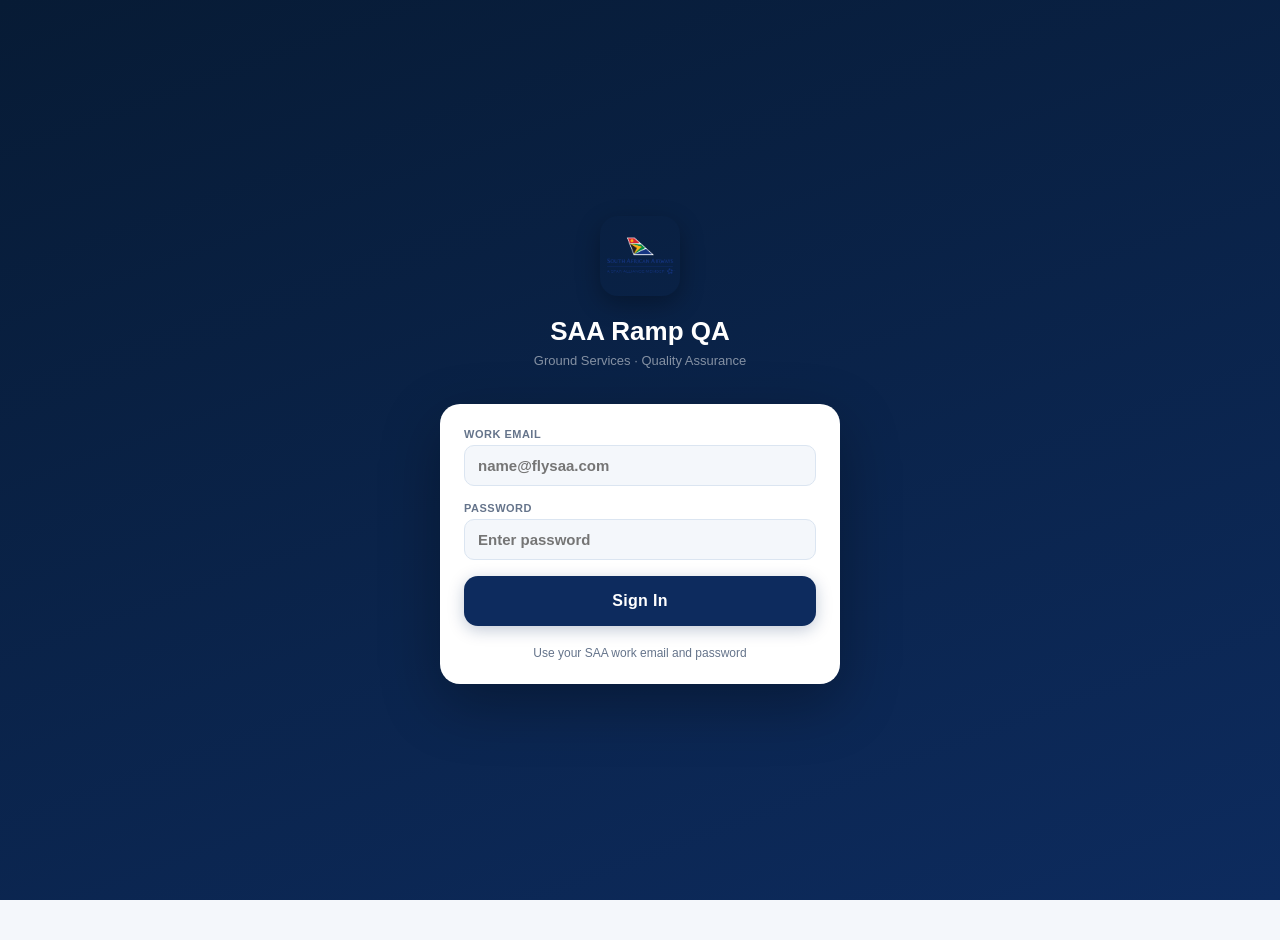
<file: index.html>
<!DOCTYPE html>
<html lang="en">
<head>
  <meta charset="UTF-8"/>
  <meta name="viewport" content="width=device-width, initial-scale=1.0, viewport-fit=cover"/>
  <title>SAA Ramp QA</title>
  <meta name="theme-color" content="#071B35">
  <meta name="apple-mobile-web-app-capable" content="yes">
  <link rel="stylesheet" href="style.css">
<link rel="icon" type="image/png" sizes="32x32" href="./favicon-32.png">
<link rel="icon" type="image/png" sizes="64x64" href="./favicon.png">
<link rel="apple-touch-icon" sizes="192x192" href="./favicon-192.png">
<link rel="shortcut icon" href="./favicon-32.png">
<body>
</head> 
<!-- SIGN IN SCREEN -->
<div id="signInScreen" class="screen">
  <div class="signin-wrap">
    <div class="signin-logo-wrap">
      <img src="./logo.png" class="signin-logo" alt="SAA">
      <h1 class="signin-title">SAA Ramp QA</h1>
      <p class="signin-subtitle">Ground Services · Quality Assurance</p>
    </div>
    <div class="signin-card">
      <div class="field">
        <label>Work Email</label>
        <input type="email" id="signinEmail" placeholder="name@flysaa.com">
      </div>
      <div class="field">
        <label>Password</label>
        <input type="password" id="signinPassword" placeholder="Enter password">
      </div>
      <button class="submit-btn" id="signinBtn" onclick="signIn()">Sign In</button>
      <p class="signin-hint">Use your SAA work email and password</p>
    </div>
  </div>
</div>

<!-- TERMS OF USE SCREEN -->
<div id="termsScreen" class="screen hidden">
<div class="terms-wrap">

<div class="terms-header">
<img src="./logo.png" class="terms-logo" alt="SAA">
<div>
<p class="terms-company">SOUTH AFRICAN AIRWAYS SOC LTD</p>
<h1 class="terms-title">APPLICATION TERMS OF USE</h1>
</div>
</div>

<div class="terms-scroll">

<h3>1. Acceptance of Terms</h3>
<p>By accessing, registering for, or using this application ("Application"), the user ("User") acknowledges that they have read, understood, and agreed to be bound by these Terms of Use and all applicable South African laws, regulations, policies, and procedures of South African Airways SOC Ltd ("SAA").</p>

<h3>2. Authorised Use</h3>
<p>The Application is provided exclusively for authorised business purposes. Access is restricted to duly authorised users and may not be used for any unlawful, unauthorised, fraudulent, or personal commercial purpose.</p>
<p>The User shall use the Application only within the scope of their authorised duties and responsibilities.</p>

<h3>3. Confidentiality</h3>
<p>All information made available through the Application, including but not limited to operational, commercial, financial, employee, customer, supplier, and business information, is confidential and proprietary to SAA.</p>
<p>The User shall not disclose, copy, reproduce, distribute, transmit, publish, or otherwise make available any information obtained through the Application except where expressly authorised by SAA or required by law.</p>

<h3>4. POPIA Compliance</h3>
<p>SAA processes personal information in accordance with the Protection of Personal Information Act, 2013 (Act No. 4 of 2013) ("POPIA").</p>
<p>By using the Application, the User undertakes to:</p>
<ul>
<li>Process personal information lawfully and only for authorised business purposes;</li>
<li>Maintain the confidentiality and security of personal information accessed through the Application;</li>
<li>Comply with all applicable privacy, information security, records management, and data protection requirements;</li>
<li>Immediately report any actual or suspected unauthorised access, disclosure, loss, or breach of personal information.</li>
</ul>

<h3>5. Intellectual Property and Non-Commercialisation</h3>
<p>All software, source code, data, reports, dashboards, analytics, content, designs, trademarks, business processes, documentation, and other intellectual property contained within the Application remain the exclusive property of SAA.</p>
<p>The User shall not:</p>
<ul>
<li>Sell, licence, commercialise, monetise, or otherwise exploit any part of the Application or its contents;</li>
<li>Reverse engineer, decompile, replicate, modify, or create derivative works from the Application;</li>
<li>Extract, redistribute, or use Application data for any purpose unrelated to authorised SAA business activities.</li>
</ul>

<h3>6. Monitoring and Audit</h3>
<p>SAA reserves the right to monitor, record, retain, review, and audit all Application activity for security, compliance, operational, investigative, and governance purposes.</p>
<p>The User acknowledges and consents to such monitoring as a condition of access to the Application.</p>

<h3>7. Limitation of Liability</h3>
<p>While SAA takes reasonable steps to ensure the accuracy, integrity, and availability of information contained within the Application, no warranty is provided regarding its completeness, accuracy, reliability, or uninterrupted availability.</p>
<p>To the fullest extent permitted by law, SAA shall not be liable for any loss, damage, cost, or liability arising from the use of, reliance upon, or inability to access the Application.</p>

<h3>8. Suspension and Termination</h3>
<p>SAA reserves the right to suspend, restrict, or terminate access to the Application at any time where a User breaches these Terms of Use, applicable laws, SAA policies, or security requirements.</p>

<h3>9. Governing Law</h3>
<p>These Terms of Use shall be governed by and construed in accordance with the laws of the Republic of South Africa.</p>

<h3>10. Acknowledgement</h3>
<p>By accessing or using the Application, the User acknowledges that they have read, understood, and agreed to comply with these Terms of Use.</p>

</div>

<div class="terms-footer">
<label class="terms-check">
<input type="checkbox" id="termsCheckbox" onchange="document.getElementById('termsContinueBtn').disabled = !this.checked">
<span>I have read, understood, and agree to the South African Airways Application Terms of Use, including the Privacy, Confidentiality, POPIA Compliance, Monitoring, and Non-Commercialisation provisions.</span>
</label>
<button class="submit-btn" id="termsContinueBtn" onclick="acceptTerms()" disabled>Accept and Continue</button>
<button class="modal-close" onclick="declineTerms()">Decline and Sign Out</button>
</div>

</div>
</div>

  <!-- HOME SCREEN -->
<div id="homeScreen" class="screen hidden">

  <!-- WELCOME BAND -->
  <div class="welcome-band">
    <div class="welcome-left">
      <p class="welcome-greeting" id="welcomeGreeting">Good morning,</p>
      <p class="welcome-name">Ramp Agent</p>
      <p class="welcome-date" id="welcomeDate">—</p>
    </div>
    <div class="welcome-right">
      <div class="welcome-time" id="welcomeTime">—</div>
      <button class="signout-btn" onclick="signOut()">Sign out</button>
    </div>
  </div>

  <!-- TODAY'S STATS -->
  <div class="today-stats">
    <div class="today-stat">
      <div class="today-stat-num" id="statTotal">0</div>
      <div class="today-stat-label">Today</div>
    </div>
    <div class="today-stat-divider"></div>
    <div class="today-stat">
      <div class="today-stat-num" id="statArrivals">0</div>
      <div class="today-stat-label">Arrivals</div>
    </div>
    <div class="today-stat-divider"></div>
    <div class="today-stat">
      <div class="today-stat-num" id="statDepartures">0</div>
      <div class="today-stat-label">Departures</div>
    </div>
    <div class="today-stat-divider"></div>
    <div class="today-stat">
      <div class="today-stat-num" id="statTurnaround">0</div>
      <div class="today-stat-label">Turnaround</div>
    </div>
  </div>

  <!-- NEW FORM SECTION -->
  <div class="home-section-label">New form</div>
  <div class="home-grid">
    <button class="home-card arrival" onclick="openForm('arrival')">
      <span class="home-icon">🛬</span>
      <span class="home-label">QA Arrivals</span>
    </button>
    <button class="home-card departure" onclick="openForm('departure')">
      <span class="home-icon">🛫</span>
      <span class="home-label">QA Departures</span>
    </button>
    <button class="home-card turnaround" onclick="openForm('turnaround')">
      <span class="home-icon">🔄</span>
      <span class="home-label">Turnaround</span>
    </button>
    <button class="home-card history" onclick="openHistory()">
      <span class="home-icon">📋</span>
      <span class="home-label">Submitted Forms</span>
    </button>
  </div>

  <!-- RECENT SUBMISSIONS -->
  <div class="home-section-label">Recent submissions</div>
  <div id="recentSubmissions" class="recent-list">
    <div class="recent-empty">No submissions yet today</div>
  </div>

</div>

  <!-- ARRIVALS FORM SCREEN -->
  <div id="arrivalScreen" class="screen hidden">

    <div class="form-header">
      <button class="back-btn" onclick="goHome()">← Back</button>
      <span class="form-title">QA Arrivals</span>
      <button class="save-draft-btn" onclick="saveDraft()">Save Draft</button>
    </div>

    <div class="form-body">

      <!-- SECTION 1: ARRIVAL -->
      <div class="section">
        <div class="section-header" onclick="toggleSection('arrival')">
          <span>Arrival</span>
          <span class="chevron" id="chevron-arrival">▼</span>
        </div>
        <div class="section-body" id="body-arrival">
          <div class="field"><label>Flight Number</label><input type="text" id="flightNumber" placeholder="SA404"></div>
          <div class="field"><label>Date</label><input type="date" id="flightDate"></div>
          <div class="field"><label>TRC Coordinator Name</label><input type="text" id="coordinatorName" placeholder="Name"></div>
          <div class="time-field">
  <label>TRC at Parking Bay</label>
  <button class="timestamp-btn" id="btn_trcAtParkingBay" onclick="captureTime('trcAtParkingBay', 'btn_trcAtParkingBay')">Tap to capture time</button>
</div>
          <div class="field"><label>Parking Bay</label><input type="text" id="parkingBay" placeholder="C1"></div>
          <div class="field"><label>Bay Clear of FOD</label>
            <select id="bayClearFod">
              <option value="">Select</option>
              <option>Yes</option><option>No</option>
            </select>
          </div>
          <div class="field"><label>Safety Cones in Place</label>
            <select id="safetyConesInPlace">
              <option value="">Select</option>
              <option>Yes</option><option>No</option>
            </select>
          </div>
          <div class="field"><label>Number of Safety Cones</label><input type="number" id="numberOfCones" placeholder="0"></div>
          <div class="field section-comment"><label>Comments</label><textarea id="commentsGeneral" rows="2" placeholder="Add a comment for this section..."></textarea></div>
        </div>
      </div>

      <!-- SECTION 2: INBOUND FLIGHT DETAILS -->
      <div class="section">
        <div class="section-header" onclick="toggleSection('inbound')">
          <span>Inbound Flight Details</span>
          <span class="chevron" id="chevron-inbound">▼</span>
        </div>
        <div class="section-body" id="body-inbound">
          <div class="field"><label>Aircraft Type</label>
            <select id="aircraftType">
              <option value="">Select</option>
              <option>A319</option><option>A320</option><option>A330</option><option>B737</option><option>Other</option>
            </select>
          </div>
          <div class="field"><label>Registration</label><input type="text" id="registration" placeholder="ZSSZM"></div>
          <div class="field"><label>STA</label><input type="time" id="sta"></div>
          <div class="field"><label>ETA</label><input type="time" id="eta"></div>
          <div class="field"><label>ATA</label><input type="time" id="ata"></div>
          <div class="time-field">
  <label>Chocked Time</label>
  <button class="timestamp-btn" id="btn_chockedTime" onclick="captureTime('chockedTime', 'btn_chockedTime')">Tap to capture time</button>
</div>
<div class="time-field">
  <label>Thumbs Up</label>
  <button class="timestamp-btn" id="btn_thumbsUp" onclick="captureTime('thumbsUp', 'btn_thumbsUp')">Tap to capture time</button>
</div>

          <div class="checklist-label">Arrival Checklist</div>
          <div class="checklist">
  <label class="check-item"><input type="checkbox" id="check1" onchange="recordCheckTime('check1', this)"> Bay is clear of FOD/GSE/Contamination<span class="check-time" id="check1_time"></span></label>
  <label class="check-item"><input type="checkbox" id="check2" onchange="recordCheckTime('check2', this)"> Adequate chocks are available<span class="check-time" id="check2_time"></span></label>
  <label class="check-item"><input type="checkbox" id="check3" onchange="recordCheckTime('check3', this)"> Ground/fixed power ready for use<span class="check-time" id="check3_time"></span></label>
  <label class="check-item"><input type="checkbox" id="check4" onchange="recordCheckTime('check4', this)"> Aircraft chocked correctly<span class="check-time" id="check4_time"></span></label>
  <label class="check-item"><input type="checkbox" id="check5" onchange="recordCheckTime('check5', this)"> TRC to approach aircraft when safe<span class="check-time" id="check5_time"></span></label>
  <label class="check-item"><input type="checkbox" id="check6" onchange="recordCheckTime('check6', this)"> FDC to release brakes when safe<span class="check-time" id="check6_time"></span></label>
  <label class="check-item"><input type="checkbox" id="check7" onchange="recordCheckTime('check7', this)"> Check for visible A/C damage/leaks<span class="check-time" id="check7_time"></span></label>
</div>

          <div class="field"><label>Signature</label><input type="text" id="inboundSignature" placeholder="Full name"></div>
          <div class="field section-comment"><label>Comments</label><textarea id="commentsInbound" rows="2" placeholder="Add a comment for this section..."></textarea></div>
      </div>
      </div>

      <!-- SECTION 3: BAGGAGE -->
      <div class="section">
        <div class="section-header" onclick="toggleSection('baggage')">
          <span>Baggage</span>
          <span class="chevron" id="chevron-baggage">▼</span>
        </div>
        <div class="section-body hidden" id="body-baggage">
          <div class="field"><label>Supervisor Name</label><input type="text" id="baggageSupervisor" placeholder="Name"></div>
          <div class="field"><label>Radio Number</label><input type="text" id="radioNumber" placeholder="Radio #"></div>
         <div class="time-field">
  <label>Staff on Bay</label>
  <button class="timestamp-btn" id="btn_staffOnBay" onclick="captureTime('staffOnBay', 'btn_staffOnBay')">Tap to capture time</button>
</div>
<div class="time-field">
  <label>Equipment on Bay</label>
  <button class="timestamp-btn" id="btn_equipmentOnBay" onclick="captureTime('equipmentOnBay', 'btn_equipmentOnBay')">Tap to capture time</button>
</div>
<div class="time-field">
  <label>Step/Chute Parked</label>
  <button class="timestamp-btn" id="btn_stepChuteParked" onclick="captureTime('stepChuteParked', 'btn_stepChuteParked')">Tap to capture time</button>
</div>
<div class="time-field">
  <label>GPU</label>
  <button class="timestamp-btn" id="btn_gpu" onclick="captureTime('gpu', 'btn_gpu')">Tap to capture time</button>
</div>
<div class="time-field">
  <label>Cargo Holds Open</label>
  <button class="timestamp-btn" id="btn_cargoHoldsOpen" onclick="captureTime('cargoHoldsOpen', 'btn_cargoHoldsOpen')">Tap to capture time</button>
</div>
<div class="time-field">
  <label>First Bag Off</label>
  <button class="timestamp-btn" id="btn_firstBagOff" onclick="captureTime('firstBagOff', 'btn_firstBagOff')">Tap to capture time</button>
</div>
<div class="time-field">
  <label>First Bag Sent</label>
  <button class="timestamp-btn" id="btn_firstBagSent" onclick="captureTime('firstBagSent', 'btn_firstBagSent')">Tap to capture time</button>
</div>
<div class="time-field">
  <label>Last Bag Off</label>
  <button class="timestamp-btn" id="btn_lastBagOff" onclick="captureTime('lastBagOff', 'btn_lastBagOff')">Tap to capture time</button>
</div>
<div class="time-field">
  <label>Last Bag Sent</label>
  <button class="timestamp-btn" id="btn_lastBagSent" onclick="captureTime('lastBagSent', 'btn_lastBagSent')">Tap to capture time</button>
</div>
<div class="time-field">
  <label>First Cargo Off</label>
  <button class="timestamp-btn" id="btn_firstCargoOff" onclick="captureTime('firstCargoOff', 'btn_firstCargoOff')">Tap to capture time</button>
</div>
<div class="time-field">
  <label>Last Cargo Off</label>
  <button class="timestamp-btn" id="btn_lastCargoOff" onclick="captureTime('lastCargoOff', 'btn_lastCargoOff')">Tap to capture time</button>
</div>
          <div class="field"><label>Cargo Hold Inspection</label>
            <select id="cargoHoldInspection">
              <option value="">Select</option>
              <option>Yes</option><option>No</option>
            </select>
          </div>
          <div class="field"><label>Flight Supervisor Signature</label><input type="text" id="flightSupSignature" placeholder="Full name"></div>
          <div class="field section-comment"><label>Comments</label><textarea id="commentsBaggage" rows="2" placeholder="Add a comment for this section..."></textarea></div>
        </div>
      </div>

      <!-- SECTION 4: BUSES -->
      <div class="section">
        <div class="section-header" onclick="toggleSection('buses')">
          <span>Buses</span>
          <span class="chevron" id="chevron-buses">▼</span>
        </div>
        <div class="section-body hidden" id="body-buses">
          <div class="field"><label>Bus Number</label><input type="text" id="busNumber" placeholder="Bus #"></div>
          <div class="field"><label>Bus Time</label><input type="time" id="busTime"></div>
          <div class="field section-comment"><label>Comments</label><textarea id="commentsBuses" rows="2" placeholder="Add a comment for this section..."></textarea></div>
          <div class="field"><label>Bus Driver Name</label><input type="text" id="busDriverName" placeholder="Name"></div>
        </div>
      </div>

      <!-- SECTION 5: INBOUND FLIGHT PASSENGERS -->
      <div class="section">
        <div class="section-header" onclick="toggleSection('passengers')">
          <span>Inbound Flight Passengers</span>
          <span class="chevron" id="chevron-passengers">▼</span>
        </div>
        <div class="section-body hidden" id="body-passengers">
          <div class="time-field">
  <label>Arrival Staff on Bay</label>
  <button class="timestamp-btn" id="btn_arrivalStaffOnBay" onclick="captureTime('arrivalStaffOnBay', 'btn_arrivalStaffOnBay')">Tap to capture time</button>
</div>
<div class="time-field">
  <label>First Passenger Off</label>
  <button class="timestamp-btn" id="btn_firstPassengerOff" onclick="captureTime('firstPassengerOff', 'btn_firstPassengerOff')">Tap to capture time</button>
</div>
<div class="time-field">
  <label>Last Passenger Off</label>
  <button class="timestamp-btn" id="btn_lastPassengerOff" onclick="captureTime('lastPassengerOff', 'btn_lastPassengerOff')">Tap to capture time</button>
</div>
<div class="time-field">
  <label>PAU Arrive</label>
  <button class="timestamp-btn" id="btn_pauArrive" onclick="captureTime('pauArrive', 'btn_pauArrive')">Tap to capture time</button>
</div>
<div class="time-field">
  <label>PAU Depart</label>
  <button class="timestamp-btn" id="btn_pauDepart" onclick="captureTime('pauDepart', 'btn_pauDepart')">Tap to capture time</button>
</div>
          <div class="field section-comment"><label>Comments</label><textarea id="commentsPassengers" rows="2" placeholder="Add a comment for this section..."></textarea></div>
      </div>
      </div>

      <!-- SECTION 6: GROOMING -->
      <div class="section">
        <div class="section-header" onclick="toggleSection('grooming')">
          <span>Grooming</span>
          <span class="chevron" id="chevron-grooming">▼</span>
        </div>
        <div class="section-body hidden" id="body-grooming">
          <div class="field"><label>Aircraft Clean Type</label>
            <select id="aircraftCleanType">
              <option value="">Select</option>
              <option>Full Clean</option>
              <option>Transit Clean</option>
              <option>Quick Turn</option>
            </select>
          </div>
          <div class="time-field">
  <label>Grooming On Aircraft</label>
  <button class="timestamp-btn" id="btn_groomingOn" onclick="captureTime('groomingOn', 'btn_groomingOn')">Tap to capture time</button>
</div>
<div class="time-field">
  <label>Grooming Off Aircraft</label>
  <button class="timestamp-btn" id="btn_groomingOff" onclick="captureTime('groomingOff', 'btn_groomingOff')">Tap to capture time</button>
</div>
          <div class="field"><label>Potable Water</label>
            <select id="potableWater">
              <option value="">Select</option>
              <option>Done</option><option>Not Required</option>
            </select>
          </div>
          <div class="field"><label>Waste Services Done</label>
            <select id="wasteServicesDone">
              <option value="">Select</option>
              <option>Yes</option><option>No</option>
            </select>
            <div class="field section-comment"><label>Comments</label><textarea id="commentsGrooming" rows="2" placeholder="Add a comment for this section..."></textarea></div>
          </div>
        </div>
      </div>

      <!-- SECTION 7: AIRCHEFS -->
      <div class="section">
        <div class="section-header" onclick="toggleSection('airchefs')">
          <span>Airchefs</span>
          <span class="chevron" id="chevron-airchefs">▼</span>
        </div>
        <div class="section-body hidden" id="body-airchefs">
         <div class="time-field">
  <label>Start Offloading</label>
  <button class="timestamp-btn" id="btn_startOffloading" onclick="captureTime('startOffloading', 'btn_startOffloading')">Tap to capture time</button>
</div>
<div class="time-field">
  <label>Completed Offloading</label>
  <button class="timestamp-btn" id="btn_completedOffloading" onclick="captureTime('completedOffloading', 'btn_completedOffloading')">Tap to capture time</button>
</div>
          <div class="field"><label>Bars Sealed</label>
            <select id="barsSealed">
              <option value="">Select</option>
              <option>Yes</option><option>No</option>
            </select>
            <div class="field section-comment"><label>Comments</label><textarea id="commentsAirchefs" rows="2" placeholder="Add a comment for this section..."></textarea></div>
          </div>
        </div>
      </div>
  
      <!-- SUBMIT BUTTON -->
      <div class="submit-wrap">
        <button class="submit-btn" onclick="submitForm()">Submit Form</button>
      </div>

    </div>
  </div>
<!-- DEPARTURES FORM SCREEN -->
<div id="departureScreen" class="screen hidden">

    <div class="form-header">
      <button class="back-btn" onclick="goHomeDeparture()">← Back</button>
      <span class="form-title">QA Departures</span>
      <button class="save-draft-btn" onclick="saveDepartureDraft()">Save Draft</button>
    </div>

    <div class="form-body">

      <!-- SECTION 1: DEPARTURE -->
      <div class="section">
        <div class="section-header" onclick="toggleSection('dep-departure')">
          <span>Departure</span>
          <span class="chevron" id="chevron-dep-departure">▼</span>
        </div>
        <div class="section-body" id="body-dep-departure">
          <div class="field"><label>Flight Number</label><input type="text" id="dep_flightNumber" placeholder="SA405"></div>
          <div class="field"><label>Date</label><input type="date" id="dep_flightDate"></div>
          <div class="field"><label>TRC Coordinator Name</label><input type="text" id="dep_coordinatorName" placeholder="Name"></div>
        <div class="time-field">
  <label>TRC at Parking Bay</label>
  <button class="timestamp-btn" id="btn_dep_trcAtParkingBay" onclick="captureTime('dep_trcAtParkingBay', 'btn_dep_trcAtParkingBay')">Tap to capture time</button>
</div>
          <div class="field"><label>Parking Bay</label><input type="text" id="dep_parkingBay" placeholder="C1"></div>
          <div class="field"><label>Bay Clear of FOD</label>
            <select id="dep_bayClearFod">
              <option value="">Select</option>
              <option>Yes</option><option>No</option>
            </select>
          </div>
          <div class="field"><label>Safety Cones in Place</label>
            <select id="dep_safetyConesInPlace">
              <option value="">Select</option>
              <option>Yes</option><option>No</option>
            </select>
          </div>
          <div class="field"><label>Number of Safety Cones</label><input type="number" id="dep_numberOfCones" placeholder="0"></div>
          <div class="field section-comment"><label>Comments</label><textarea id="dep_commentsGeneral" rows="2" placeholder="Add a comment for this section..."></textarea></div>
        </div>
      </div>

      <!-- SECTION 2: DEPARTURE FLIGHT DETAILS -->
      <div class="section">
        <div class="section-header" onclick="toggleSection('dep-flightdetails')">
          <span>Departure Flight Details</span>
          <span class="chevron" id="chevron-dep-flightdetails">▼</span>
        </div>
        <div class="section-body hidden" id="body-dep-flightdetails">
          <div class="field"><label>Aircraft Type</label>
            <select id="dep_aircraftType">
              <option value="">Select</option>
              <option>A319</option><option>A320</option><option>A330</option><option>B737</option><option>Other</option>
            </select>
          </div>
          <div class="field"><label>A/C Registration</label><input type="text" id="dep_registration" placeholder="ZSSZM"></div>
          <div class="field"><label>STD</label><input type="time" id="dep_std"></div>
          <div class="time-field">
  <label>Flight Deck Arrive Onboard</label>
  <button class="timestamp-btn" id="btn_dep_flightDeckArrive" onclick="captureTime('dep_flightDeckArrive', 'btn_dep_flightDeckArrive')">Tap to capture time</button>
</div>
          <div class="field"><label>Captain's Name</label><input type="text" id="dep_captainsName" placeholder="Name"></div>
         <div class="time-field">
  <label>Cabin Crew Arrive Onboard</label>
  <button class="timestamp-btn" id="btn_dep_cabinCrewArrive" onclick="captureTime('dep_cabinCrewArrive', 'btn_dep_cabinCrewArrive')">Tap to capture time</button>
</div>
          <div class="field"><label>Purser's Name</label><input type="text" id="dep_pursersName" placeholder="Name"></div>
          <div class="field"><label>Expected Pax Totals J/C</label><input type="number" id="dep_expectedPaxJC" placeholder="0"></div>
          <div class="field"><label>Expected Pax Totals Y/C</label><input type="number" id="dep_expectedPaxYC" placeholder="0"></div>
          <div class="field section-comment"><label>Comments</label><textarea id="dep_commentsFlightDetails" rows="2" placeholder="Add a comment for this section..."></textarea></div>
        </div>
      </div>

      <!-- SECTION 3: FUELLING -->
      <div class="section">
        <div class="section-header" onclick="toggleSection('dep-fuelling')">
          <span>Fuelling</span>
          <span class="chevron" id="chevron-dep-fuelling">▼</span>
        </div>
        <div class="section-body hidden" id="body-dep-fuelling">
          <div class="time-field">
  <label>Fuel Bowser on Bay</label>
  <button class="timestamp-btn" id="btn_dep_fuelBowserOnBay" onclick="captureTime('dep_fuelBowserOnBay', 'btn_dep_fuelBowserOnBay')">Tap to capture time</button>
</div>
<div class="time-field">
  <label>Fuelling Completed</label>
  <button class="timestamp-btn" id="btn_dep_fuellingCompleted" onclick="captureTime('dep_fuellingCompleted', 'btn_dep_fuellingCompleted')">Tap to capture time</button>
</div>
          <div class="field"><label>RTOW</label><input type="text" id="dep_rtow" placeholder="kg"></div>
          <div class="field"><label>Block Fuel</label><input type="text" id="dep_blockFuel" placeholder="kg"></div>
          <div class="field"><label>Trip Fuel</label><input type="text" id="dep_tripFuel" placeholder="kg"></div>
          <div class="field"><label>Taxi Fuel</label><input type="text" id="dep_taxiFuel" placeholder="kg"></div>
          <div class="field"><label>Fuel Cap Closed</label>
            <select id="dep_fuelCapClosed">
              <option value="">Select</option>
              <option>Yes</option><option>No</option>
            </select>
          </div>
          <div class="field section-comment"><label>Comments</label><textarea id="dep_commentsFuelling" rows="2" placeholder="Add a comment for this section..."></textarea></div>
        </div>
      </div>

      <!-- SECTION 4: BAGGAGE -->
      <div class="section">
        <div class="section-header" onclick="toggleSection('dep-baggage')">
          <span>Baggage</span>
          <span class="chevron" id="chevron-dep-baggage">▼</span>
        </div>
        <div class="section-body hidden" id="body-dep-baggage">
          <div class="field"><label>Supervisor Name</label><input type="text" id="dep_baggageSupervisor" placeholder="Name"></div>
          <div class="field"><label>Radio Number</label><input type="text" id="dep_radioNumber" placeholder="Radio #"></div>
         <div class="time-field">
  <label>Staff on Bay</label>
  <button class="timestamp-btn" id="btn_dep_staffOnBay" onclick="captureTime('dep_staffOnBay', 'btn_dep_staffOnBay')">Tap to capture time</button>
</div>
<div class="time-field">
  <label>Equipment on Bay</label>
  <button class="timestamp-btn" id="btn_dep_equipmentOnBay" onclick="captureTime('dep_equipmentOnBay', 'btn_dep_equipmentOnBay')">Tap to capture time</button>
</div>
<div class="time-field">
  <label>Step/Chute Parked</label>
  <button class="timestamp-btn" id="btn_dep_stepChuteParked" onclick="captureTime('dep_stepChuteParked', 'btn_dep_stepChuteParked')">Tap to capture time</button>
</div>
<div class="time-field">
  <label>GPU</label>
  <button class="timestamp-btn" id="btn_dep_gpu" onclick="captureTime('dep_gpu', 'btn_dep_gpu')">Tap to capture time</button>
</div>
<div class="time-field">
  <label>Cargo on Bay</label>
  <button class="timestamp-btn" id="btn_dep_cargoOnBay" onclick="captureTime('dep_cargoOnBay', 'btn_dep_cargoOnBay')">Tap to capture time</button>
</div>
<div class="time-field">
  <label>Final Baggage on Bay</label>
  <button class="timestamp-btn" id="btn_dep_finalBaggageOnBay" onclick="captureTime('dep_finalBaggageOnBay', 'btn_dep_finalBaggageOnBay')">Tap to capture time</button>
</div>
          <div class="field"><label>BRS Manifest</label><input type="text" id="dep_brsManifest" placeholder="Manifest #"></div>
          <div class="field"><label>Baggage Expected</label><input type="number" id="dep_baggageExpected" placeholder="0"></div>
          <div class="field"><label>Final Baggage Received</label><input type="number" id="dep_finalBaggageReceived" placeholder="0"></div>
          <div class="field"><label>Hand Baggage Removed</label>
            <select id="dep_handBaggageRemoved">
              <option value="">Select</option>
              <option>Yes</option><option>No</option>
            </select>
          </div>
          <div class="field"><label>Number of Bags Offloaded</label><input type="number" id="dep_bagsOffloaded" placeholder="0"></div>
          <div class="field"><label>Total Baggage Loaded</label><input type="number" id="dep_totalBaggageLoaded" placeholder="0"></div>
          <div class="field section-comment"><label>Comments</label><textarea id="dep_commentsBaggage" rows="2" placeholder="Add a comment for this section..."></textarea></div>
        </div>
      </div>

      <!-- SECTION 5: GROOMING -->
      <div class="section">
        <div class="section-header" onclick="toggleSection('dep-grooming')">
          <span>Grooming</span>
          <span class="chevron" id="chevron-dep-grooming">▼</span>
        </div>
        <div class="section-body hidden" id="body-dep-grooming">
          <div class="field"><label>A/C Clean Type</label>
            <select id="dep_acCleanType">
              <option value="">Select</option>
              <option>Surface</option><option>Turnaround</option><option>Dress Clean</option>
              <option>Deep Clean</option><option>Nightstop</option><option>Check Clean</option>
            </select>
          </div>
         <div class="time-field">
  <label>Grooming On A/C</label>
  <button class="timestamp-btn" id="btn_dep_groomingOn" onclick="captureTime('dep_groomingOn', 'btn_dep_groomingOn')">Tap to capture time</button>
</div>
<div class="time-field">
  <label>Grooming Off A/C</label>
  <button class="timestamp-btn" id="btn_dep_groomingOff" onclick="captureTime('dep_groomingOff', 'btn_dep_groomingOff')">Tap to capture time</button>
</div>
          <div class="field"><label>Customs Bin Loaded</label>
            <select id="dep_customsBinLoaded">
              <option value="">Select</option><option>Yes</option><option>No</option>
            </select>
          </div>
          <div class="field"><label>Number of Spray Cleans Loaded</label><input type="number" id="dep_sprayCleans" placeholder="0"></div>
          <div class="field"><label>Immigration Forms</label>
            <select id="dep_immigrationForms">
              <option value="">Select</option><option>Yes</option><option>No</option>
            </select>
          </div>
          <div class="field"><label>Number of Duvets Loaded J/C</label><input type="number" id="dep_duvetsJC" placeholder="0"></div>
          <div class="field"><label>Number of Duvets Loaded Crew Rest</label><input type="number" id="dep_duvetsCrewRest" placeholder="0"></div>
          <div class="field"><label>Headsets Loaded</label>
            <select id="dep_headsetsLoaded">
              <option value="">Select</option><option>Yes</option><option>No</option>
            </select>
          </div>
          <div class="field"><label>Return Headsets</label><input type="number" id="dep_returnHeadsets" placeholder="0"></div>
          <div class="field"><label>Return Cabin Dressing Bags Loaded</label><input type="number" id="dep_returnCabinDressingBags" placeholder="0"></div>
          <div class="field"><label>Potable Water</label>
            <select id="dep_potableWater">
              <option value="">Select</option><option>Done</option><option>Not Required</option>
            </select>
          </div>
          <div class="field"><label>Waste Services Done</label>
            <select id="dep_wasteServicesDone">
              <option value="">Select</option><option>Yes</option><option>No</option>
            </select>
          </div>
          <div class="field"><label>Amenity Bags Loaded J/C</label><input type="number" id="dep_amenityBagsJC" placeholder="0"></div>
          <div class="field"><label>Amenity Bags Loaded Y/C</label><input type="number" id="dep_amenityBagsYC" placeholder="0"></div>
          <div class="field"><label>Return Amenity Bags J/C</label><input type="number" id="dep_returnAmenityJC" placeholder="0"></div>
          <div class="field"><label>Return Amenity Bags Y/C</label><input type="number" id="dep_returnAmenityYC" placeholder="0"></div>
          <div class="field section-comment"><label>Comments</label><textarea id="dep_commentsGrooming" rows="2" placeholder="Add a comment for this section..."></textarea></div>
        </div>
      </div>

      <!-- SECTION 6: BOARDING -->
      <div class="section">
        <div class="section-header" onclick="toggleSection('dep-boarding')">
          <span>Boarding</span>
          <span class="chevron" id="chevron-dep-boarding">▼</span>
        </div>
        <div class="section-body hidden" id="body-dep-boarding">
         <div class="time-field">
  <label>OK to Board</label>
  <button class="timestamp-btn" id="btn_dep_okToBoard" onclick="captureTime('dep_okToBoard', 'btn_dep_okToBoard')">Tap to capture time</button>
</div>
          <div class="field"><label>Hand Luggage Staff</label>
            <select id="dep_handLuggageStaff">
              <option value="">Select</option><option>Yes</option><option>No</option>
            </select>
          </div>
          <div class="time-field">
  <label>First Passenger Boarded</label>
  <button class="timestamp-btn" id="btn_dep_firstPassengerBoarded" onclick="captureTime('dep_firstPassengerBoarded', 'btn_dep_firstPassengerBoarded')">Tap to capture time</button>
</div>
<div class="time-field">
  <label>Last Passenger Boarded</label>
  <button class="timestamp-btn" id="btn_dep_lastPassengerBoarded" onclick="captureTime('dep_lastPassengerBoarded', 'btn_dep_lastPassengerBoarded')">Tap to capture time</button>
</div>
<div class="time-field">
  <label>Final Slip Received</label>
  <button class="timestamp-btn" id="btn_dep_finalSlipReceived" onclick="captureTime('dep_finalSlipReceived', 'btn_dep_finalSlipReceived')">Tap to capture time</button>
</div>
<div class="time-field">
  <label>PAU on Bay</label>
  <button class="timestamp-btn" id="btn_dep_pauOnBay" onclick="captureTime('dep_pauOnBay', 'btn_dep_pauOnBay')">Tap to capture time</button>
</div>
<div class="time-field">
  <label>PAU Leave Bay</label>
  <button class="timestamp-btn" id="btn_dep_pauLeaveBay" onclick="captureTime('dep_pauLeaveBay', 'btn_dep_pauLeaveBay')">Tap to capture time</button>
</div>
          <div class="checklist-label">Passenger Figures</div>
          <div class="field"><label>Final Passenger Totals J/C</label><input type="number" id="dep_finalPaxJC" placeholder="0"></div>
          <div class="field"><label>Final Passenger Totals Y/C</label><input type="number" id="dep_finalPaxYC" placeholder="0"></div>
          <div class="field"><label>Total Infants</label><input type="number" id="dep_totalInfants" placeholder="0"></div>
          <div class="field"><label>Final Passenger Totals</label><input type="number" id="dep_finalPaxTotals" placeholder="0"></div>
          <div class="field section-comment"><label>Comments</label><textarea id="dep_commentsPassengers" rows="2" placeholder="Add a comment for this section..."></textarea></div>
        </div>
      </div>

      <!-- SECTION 7: AIRCHEFS -->
      <div class="section">
        <div class="section-header" onclick="toggleSection('dep-airchefs')">
          <span>Airchefs</span>
          <span class="chevron" id="chevron-dep-airchefs">▼</span>
        </div>
        <div class="section-body hidden" id="body-dep-airchefs">
          <div class="time-field">
  <label>Start Loading</label>
  <button class="timestamp-btn" id="btn_dep_startLoading" onclick="captureTime('dep_startLoading', 'btn_dep_startLoading')">Tap to capture time</button>
</div>
        <div class="time-field">
  <label>Complete Loading</label>
  <button class="timestamp-btn" id="btn_dep_completeLoading" onclick="captureTime('dep_completeLoading', 'btn_dep_completeLoading')">Tap to capture time</button>
</div>
          <div class="field"><label>A/C Configuration J/C</label><input type="number" id="dep_acConfigJC" placeholder="0"></div>
          <div class="field"><label>A/C Configuration Y/C</label><input type="number" id="dep_acConfigYC" placeholder="0"></div>
          <div class="field"><label>Passenger Booked J/C</label><input type="number" id="dep_paxBookedJC" placeholder="0"></div>
          <div class="field"><label>Passenger Booked Y/C</label><input type="number" id="dep_paxBookedYC" placeholder="0"></div>
          <div class="field"><label>Meals Loaded J/C</label><input type="number" id="dep_mealsJC" placeholder="0"></div>
          <div class="field"><label>Special Meals J/C</label><input type="number" id="dep_specialMealsJC" placeholder="0"></div>
          <div class="field"><label>Total Meals J/C</label><input type="number" id="dep_totalMealsJC" placeholder="0"></div>
          <div class="field"><label>Meals Loaded Y/C</label><input type="number" id="dep_mealsYC" placeholder="0"></div>
          <div class="field"><label>Special Meals Y/C</label><input type="number" id="dep_specialMealsYC" placeholder="0"></div>
          <div class="field"><label>Total Meals Y/C</label><input type="number" id="dep_totalMealsYC" placeholder="0"></div>
          <div class="field"><label>Return Meals J/C</label><input type="number" id="dep_returnMealsJC" placeholder="0"></div>
          <div class="field"><label>Return Meals Y/C</label><input type="number" id="dep_returnMealsYC" placeholder="0"></div>
         <div class="time-field">
  <label>Airchefs Sign Off</label>
  <button class="timestamp-btn" id="btn_dep_airchefsSignoff" onclick="captureTime('dep_airchefsSignoff', 'btn_dep_airchefsSignoff')">Tap to capture time</button>
  <div class="field section-comment"><label>Comments</label><textarea id="dep_commentsAirchefs" rows="2" placeholder="Add a comment for this section..."></textarea></div>
</div>
        </div>
      </div>

      <!-- SECTION 8: SECURITY CHECK -->
      <div class="section">
        <div class="section-header" onclick="toggleSection('dep-security')">
          <span>Security Check</span>
          <span class="chevron" id="chevron-dep-security">▼</span>
        </div>
        <div class="section-body hidden" id="body-dep-security">
          <div class="time-field">
  <label>Security Check Started</label>
  <button class="timestamp-btn" id="btn_dep_securityStarted" onclick="captureTime('dep_securityStarted', 'btn_dep_securityStarted')">Tap to capture time</button>
</div>
<div class="time-field">
  <label>Security Check Stopped</label>
  <button class="timestamp-btn" id="btn_dep_securityStopped" onclick="captureTime('dep_securityStopped', 'btn_dep_securityStopped')">Tap to capture time</button>
</div>
          <div class="field"><label>Security Check Found</label><input type="text" id="dep_securityFound" placeholder="Details if anything found"></div>
          <div class="checklist-label">Bag Tags</div>
          <div class="bag-tags-wrap" id="bagTagsWrap">
            <div class="bag-tag-row">
              <div class="bag-tag-inputs">
                <div class="field"><label>No. Tags</label><input type="number" class="tag-count" placeholder="0"></div>
                <div class="field"><label>Container</label><input type="text" class="tag-container" placeholder="Container"></div>
              </div>
            </div>
          </div>
          <button class="add-tag-btn" onclick="addBagTagRow()">+ Add Bag Tag Row</button>
          <div class="field section-comment"><label>Comments</label><textarea id="dep_commentsSecurity" rows="2" placeholder="Add a comment for this section..."></textarea></div>
        </div>
      </div>

      <!-- SECTION 9: DEPARTURE CHECKS -->
      <div class="section">
        <div class="section-header" onclick="toggleSection('dep-checks')">
          <span>Departure Checks</span>
          <span class="chevron" id="chevron-dep-checks">▼</span>
        </div>
        <div class="section-body hidden" id="body-dep-checks">
          <div class="time-field">
  <label>TUG on Bay</label>
  <button class="timestamp-btn" id="btn_dep_tugOnBay" onclick="captureTime('dep_tugOnBay', 'btn_dep_tugOnBay')">Tap to capture time</button>
</div>
<div class="time-field">
  <label>Holds Closed</label>
  <button class="timestamp-btn" id="btn_dep_holdsClosed" onclick="captureTime('dep_holdsClosed', 'btn_dep_holdsClosed')">Tap to capture time</button>
</div>
<div class="time-field">
  <label>Doors Closed</label>
  <button class="timestamp-btn" id="btn_dep_doorsClosed" onclick="captureTime('dep_doorsClosed', 'btn_dep_doorsClosed')">Tap to capture time</button>
</div>
<div class="time-field">
  <label>Stairs Removed</label>
  <button class="timestamp-btn" id="btn_dep_stairsRemoved" onclick="captureTime('dep_stairsRemoved', 'btn_dep_stairsRemoved')">Tap to capture time</button>
</div>
<div class="time-field">
  <label>ATD</label>
  <button class="timestamp-btn" id="btn_dep_atd" onclick="captureTime('dep_atd', 'btn_dep_atd')">Tap to capture time</button>
</div>
          <div class="checklist-label">Departure Checklist</div>
          <div class="checklist">
  <label class="check-item"><input type="checkbox" id="dep_check1" onchange="recordCheckTime('dep_check1', this)"> GSE is moved from the A/C<span class="check-time" id="dep_check1_time"></span></label>
  <label class="check-item"><input type="checkbox" id="dep_check2" onchange="recordCheckTime('dep_check2', this)"> GSE parked at the restricted area<span class="check-time" id="dep_check2_time"></span></label>
  <label class="check-item"><input type="checkbox" id="dep_check3" onchange="recordCheckTime('dep_check3', this)"> Towbar/tug connected correctly<span class="check-time" id="dep_check3_time"></span></label>
  <label class="check-item"><input type="checkbox" id="dep_check4" onchange="recordCheckTime('dep_check4', this)"> Protection covers/plugs removed<span class="check-time" id="dep_check4_time"></span></label>
  <label class="check-item"><input type="checkbox" id="dep_check5" onchange="recordCheckTime('dep_check5', this)"> Intakes/vents/exhaust clear from FOD<span class="check-time" id="dep_check5_time"></span></label>
  <label class="check-item"><input type="checkbox" id="dep_check6" onchange="recordCheckTime('dep_check6', this)"> All panels/doors closed and secured<span class="check-time" id="dep_check6_time"></span></label>
  <label class="check-item"><input type="checkbox" id="dep_check7" onchange="recordCheckTime('dep_check7', this)"> Check for visible A/C damage/leaks<span class="check-time" id="dep_check7_time"></span></label>
</div>
          <div class="field"><label>Signature</label><input type="text" id="dep_signature" placeholder="Full name"></div>
          <div class="field section-comment"><label>Comments</label><textarea id="dep_commentsChecks" rows="2" placeholder="Add a comment for this section..."></textarea></div>
          <div class="field"><label>Delay Comments / Reasons</label><textarea id="dep_delayComments" rows="2" placeholder="Enter delay comments or reasons..."></textarea></div>
      </div> 
      </div>
      
      <!-- SUBMIT -->
      <div class="submit-wrap">
        <button class="submit-btn" onclick="submitDepartureForm()">Submit Form</button>
      </div>

    </div>
</div>
<!-- TURNAROUND FORM SCREEN -->
<div id="turnaroundScreen" class="screen hidden">

    <div class="form-header">
      <button class="back-btn" onclick="goHomeTurnaround()">← Back</button>
      <span class="form-title">Turnaround</span>
      <button class="save-draft-btn" onclick="saveTurnaroundDraft()">Save Draft</button>
    </div>

    <div class="form-body">

      <!-- SECTION 1: TURNAROUND -->
      <div class="section">
        <div class="section-header" onclick="toggleSection('ta-header')">
          <span>Turnaround</span>
          <span class="chevron" id="chevron-ta-header">▼</span>
        </div>
        <div class="section-body" id="body-ta-header">
          <div class="field"><label>Arrival Flight Number</label><input type="text" id="ta_flightNumber" placeholder="SA404"></div>
          <div class="field"><label>Date</label><input type="date" id="ta_flightDate"></div>
          <div class="field"><label>TRC Coordinator Name</label><input type="text" id="ta_coordinatorName" placeholder="Name"></div>
          <div class="time-field">
  <label>TRC at Parking Bay</label>
  <button class="timestamp-btn" id="btn_ta_trcAtParkingBay" onclick="captureTime('ta_trcAtParkingBay', 'btn_ta_trcAtParkingBay')">Tap to capture time</button>
</div>
          <div class="field"><label>Parking Bay</label><input type="text" id="ta_parkingBay" placeholder="C1"></div>
          <div class="field"><label>Bay Clear of FOD</label>
            <select id="ta_bayClearFod">
              <option value="">Select</option>
              <option>Yes</option><option>No</option>
            </select>
          </div>
          <div class="field"><label>Safety Cones in Place</label>
            <select id="ta_safetyConesInPlace">
              <option value="">Select</option>
              <option>Yes</option><option>No</option>
            </select>
          </div>
          <div class="field"><label>Number of Safety Cones</label><input type="number" id="ta_numberOfCones" placeholder="0"></div>
          <div class="field section-comment"><label>Comments</label><textarea id="ta_commentsGeneral" rows="2" placeholder="Add a comment for this section..."></textarea></div>
        </div>
      </div>

      <!-- SECTION 2: ARRIVAL FLIGHT DETAILS -->
      <div class="section">
        <div class="section-header" onclick="toggleSection('ta-flightdetails')">
          <span>Arrival Flight Details</span>
          <span class="chevron" id="chevron-ta-flightdetails">▼</span>
        </div>
        <div class="section-body hidden" id="body-ta-flightdetails">
          <div class="field"><label>A/C Type</label>
            <select id="ta_aircraftType">
              <option value="">Select</option>
              <option>A319</option><option>A320</option><option>A330</option><option>B737</option><option>Other</option>
            </select>
          </div>
          <div class="field"><label>A/C Registration</label><input type="text" id="ta_registration" placeholder="ZSSZM"></div>
          <div class="field"><label>STA</label><input type="time" id="ta_sta"></div>
          <div class="field"><label>ETA</label><input type="time" id="ta_eta"></div>
          <div class="field"><label>ATA</label><input type="time" id="ta_ata"></div>
          <div class="time-field">
  <label>Chocked Time</label>
  <button class="timestamp-btn" id="btn_ta_chockedTime" onclick="captureTime('ta_chockedTime', 'btn_ta_chockedTime')">Tap to capture time</button>
</div>
<div class="time-field">
  <label>Thumbs Up</label>
  <button class="timestamp-btn" id="btn_ta_thumbsUp" onclick="captureTime('ta_thumbsUp', 'btn_ta_thumbsUp')">Tap to capture time</button>
</div>
          <div class="checklist-label">Arrival Checklist</div>
          <div class="checklist">
  <label class="check-item"><input type="checkbox" id="ta_check1" onchange="recordCheckTime('ta_check1', this)"> Bay is clear of FOD/GSE/Contamination<span class="check-time" id="ta_check1_time"></span></label>
  <label class="check-item"><input type="checkbox" id="ta_check2" onchange="recordCheckTime('ta_check2', this)"> Adequate chocks are available<span class="check-time" id="ta_check2_time"></span></label>
  <label class="check-item"><input type="checkbox" id="ta_check3" onchange="recordCheckTime('ta_check3', this)"> Ground/fixed power ready for use<span class="check-time" id="ta_check3_time"></span></label>
  <label class="check-item"><input type="checkbox" id="ta_check4" onchange="recordCheckTime('ta_check4', this)"> Aircraft chocked correctly<span class="check-time" id="ta_check4_time"></span></label>
  <label class="check-item"><input type="checkbox" id="ta_check5" onchange="recordCheckTime('ta_check5', this)"> TRC to approach aircraft when safe<span class="check-time" id="ta_check5_time"></span></label>
  <label class="check-item"><input type="checkbox" id="ta_check6" onchange="recordCheckTime('ta_check6', this)"> FDC to release brakes when safe<span class="check-time" id="ta_check6_time"></span></label>
  <label class="check-item"><input type="checkbox" id="ta_check7" onchange="recordCheckTime('ta_check7', this)"> Check for visible A/C damage/leaks<span class="check-time" id="ta_check7_time"></span></label>
</div>
          <div class="field"><label>Signature</label><input type="text" id="ta_arrivalSignature" placeholder="Full name"></div>
          <div class="field section-comment"><label>Comments</label><textarea id="ta_commentsFlightdetails" rows="2" placeholder="Add a comment for this section..."></textarea></div>
      </div>
      </div>
      
      <!-- SECTION 3: ARRIVAL BAGGAGE -->
      <div class="section">
        <div class="section-header" onclick="toggleSection('ta-baggage')">
          <span>Arrival Baggage</span>
          <span class="chevron" id="chevron-ta-baggage">▼</span>
        </div>
        <div class="section-body hidden" id="body-ta-baggage">
          <div class="field"><label>Supervisor Name</label><input type="text" id="ta_baggageSupervisor" placeholder="Name"></div>
          <div class="field"><label>Radio Number</label><input type="text" id="ta_radioNumber" placeholder="Radio #"></div>
          <div class="time-field">
  <label>Staff on Bay</label>
  <button class="timestamp-btn" id="btn_ta_staffOnBay" onclick="captureTime('ta_staffOnBay', 'btn_ta_staffOnBay')">Tap to capture time</button>
</div>
<div class="time-field">
  <label>Equipment on Bay</label>
  <button class="timestamp-btn" id="btn_ta_equipmentOnBay" onclick="captureTime('ta_equipmentOnBay', 'btn_ta_equipmentOnBay')">Tap to capture time</button>
</div>
<div class="time-field">
  <label>Step/Chute Parked</label>
  <button class="timestamp-btn" id="btn_ta_stepChuteParked" onclick="captureTime('ta_stepChuteParked', 'btn_ta_stepChuteParked')">Tap to capture time</button>
</div>
<div class="time-field">
  <label>GPU</label>
  <button class="timestamp-btn" id="btn_ta_gpu" onclick="captureTime('ta_gpu', 'btn_ta_gpu')">Tap to capture time</button>
</div>
<div class="time-field">
  <label>Cargo Holds Open</label>
  <button class="timestamp-btn" id="btn_ta_cargoHoldsOpen" onclick="captureTime('ta_cargoHoldsOpen', 'btn_ta_cargoHoldsOpen')">Tap to capture time</button>
</div>
<div class="time-field">
  <label>First Bag Off</label>
  <button class="timestamp-btn" id="btn_ta_firstBagOff" onclick="captureTime('ta_firstBagOff', 'btn_ta_firstBagOff')">Tap to capture time</button>
</div>
<div class="time-field">
  <label>First Bag Sent</label>
  <button class="timestamp-btn" id="btn_ta_firstBagSent" onclick="captureTime('ta_firstBagSent', 'btn_ta_firstBagSent')">Tap to capture time</button>
</div>
<div class="time-field">
  <label>Last Bag Off</label>
  <button class="timestamp-btn" id="btn_ta_lastBagOff" onclick="captureTime('ta_lastBagOff', 'btn_ta_lastBagOff')">Tap to capture time</button>
</div>
<div class="time-field">
  <label>Last Bag Sent</label>
  <button class="timestamp-btn" id="btn_ta_lastBagSent" onclick="captureTime('ta_lastBagSent', 'btn_ta_lastBagSent')">Tap to capture time</button>
</div>
<div class="time-field">
  <label>First Cargo Off</label>
  <button class="timestamp-btn" id="btn_ta_firstCargoOff" onclick="captureTime('ta_firstCargoOff', 'btn_ta_firstCargoOff')">Tap to capture time</button>
</div>
<div class="time-field">
  <label>Last Cargo Off</label>
  <button class="timestamp-btn" id="btn_ta_lastCargoOff" onclick="captureTime('ta_lastCargoOff', 'btn_ta_lastCargoOff')">Tap to capture time</button>
</div>
          <div class="field"><label>Cargo Hold Inspection</label>
            <select id="ta_cargoHoldInspection">
              <option value="">Select</option>
              <option>Yes</option><option>No</option>
            </select>
          </div>
          <div class="field"><label>Flight Supervisor Signature</label><input type="text" id="ta_flightSupSignature" placeholder="Full name"></div>
          <div class="field section-comment"><label>Comments</label><textarea id="ta_commentsBaggage" rows="2" placeholder="Add a comment for this section..."></textarea></div>
        </div>
      </div>

      <!-- SECTION 4: BUSES -->
      <div class="section">
        <div class="section-header" onclick="toggleSection('ta-buses')">
          <span>Buses</span>
          <span class="chevron" id="chevron-ta-buses">▼</span>
        </div>
        <div class="section-body hidden" id="body-ta-buses">
          <div class="bus-wrap" id="taBusWrap">
            <div class="bag-tag-row">
              <div class="bag-tag-inputs">
                <div class="field"><label>Bus Number</label><input type="text" class="ta-bus-number" placeholder="Bus #"></div>
               <div class="field"><label>Bus Time</label><input type="time" class="ta-bus-time"></div>
              </div>
            </div>
          </div>
          <button class="add-tag-btn" onclick="addTaBusRow()">+ Add Bus</button>
          <div class="field section-comment"><label>Comments</label><textarea id="ta_commentsBuses" rows="2" placeholder="Add a comment for this section..."></textarea></div>
        </div>
      </div>

      <!-- SECTION 5: ARRIVAL FLIGHT PASSENGERS -->
      <div class="section">
        <div class="section-header" onclick="toggleSection('ta-passengers')">
          <span>Arrival Flight Passengers</span>
          <span class="chevron" id="chevron-ta-passengers">▼</span>
        </div>
        <div class="section-body hidden" id="body-ta-passengers">
          <div class="time-field">
  <label>Arrival Staff on Bay</label>
  <button class="timestamp-btn" id="btn_ta_arrivalStaffOnBay" onclick="captureTime('ta_arrivalStaffOnBay', 'btn_ta_arrivalStaffOnBay')">Tap to capture time</button>
</div>
               <div class="time-field">
  <label>First Passenger Off</label>
  <button class="timestamp-btn" id="btn_ta_firstPassengerOff" onclick="captureTime('ta_firstPassengerOff', 'btn_ta_firstPassengerOff')">Tap to capture time</button>
</div>
<div class="time-field">
  <label>Last Passenger Off</label>
  <button class="timestamp-btn" id="btn_ta_lastPassengerOff" onclick="captureTime('ta_lastPassengerOff', 'btn_ta_lastPassengerOff')">Tap to capture time</button>
</div>
<div class="time-field">
  <label>PAU Arrive</label>
  <button class="timestamp-btn" id="btn_ta_pauArrive" onclick="captureTime('ta_pauArrive', 'btn_ta_pauArrive')">Tap to capture time</button>
</div>
<div class="time-field">
  <label>PAU Depart</label>
  <button class="timestamp-btn" id="btn_ta_pauDepart" onclick="captureTime('ta_pauDepart', 'btn_ta_pauDepart')">Tap to capture time</button>
</div>
          <div class="field section-comment"><label>Comments</label><textarea id="ta_commentsPassengers" rows="2" placeholder="Add a comment for this section..."></textarea></div>
      </div>

      <!-- SUBMIT -->
      <div class="submit-wrap">
        <button class="submit-btn" onclick="submitTurnaroundForm()">Submit Form</button>
      </div>

    </div>
</div>
<!-- SUBMITTED FORMS SCREEN -->
<div id="historyScreen" class="screen hidden">

  <div class="form-header">
    <button class="back-btn" onclick="goHomeHistory()">← Back</button>
    <span class="form-title">Submitted Forms</span>
    <button class="save-draft-btn" onclick="loadHistory()">Refresh</button>
  </div>

  <!-- FILTER TABS -->
  <div class="history-tabs">
    <button class="tab-btn active" id="tab-all" onclick="filterHistory('all')">All</button>
    <button class="tab-btn" id="tab-arrivals" onclick="filterHistory('arrivals')">Arrivals</button>
    <button class="tab-btn" id="tab-departures" onclick="filterHistory('departures')">Departures</button>
    <button class="tab-btn" id="tab-turnaround" onclick="filterHistory('turnaround')">Turnaround</button>
  </div>

  <!-- LOADING STATE -->
  <div id="historyLoading" class="history-loading">
    <p>Loading submissions...</p>
  </div>

  <!-- EMPTY STATE -->
  <div id="historyEmpty" class="history-empty hidden">
    <p>📋</p>
    <p>No submissions found</p>
  </div>

  <!-- SUBMISSIONS LIST -->
  <div id="historyList" class="history-list hidden"></div>

</div>

<!-- BOTTOM TOOLBAR -->
<div class="bottom-toolbar hidden" id="bottomToolbar">
  <button class="toolbar-btn" onclick="toolbarPhoto()">
    <span class="toolbar-icon">📷</span>
    <span class="toolbar-label">Photo</span>
  </button>
  <button class="toolbar-btn" onclick="toolbarLocation()">
    <span class="toolbar-icon">📍</span>
    <span class="toolbar-label">Location</span>
  </button>
  <button class="toolbar-btn" onclick="toolbarJump()">
    <span class="toolbar-icon">☰</span>
    <span class="toolbar-label">Jump to</span>
  </button>
  <button class="toolbar-btn" onclick="toolbarProgress()">
    <span class="toolbar-icon">📊</span>
    <span class="toolbar-label">Progress</span>
  </button>
</div>

<!-- PHOTO INPUT -->
<input type="file" id="toolbarPhotoInput" accept="image/*" capture="environment" style="display:none" onchange="handleToolbarPhoto(this)">

<!-- JUMP TO MODAL -->
<div class="modal hidden" id="jumpModal">
  <div class="modal-overlay" onclick="closeModal('jumpModal')"></div>
  <div class="modal-card">
    <div class="modal-title">Jump to section</div>
    <div id="jumpList"></div>
    <button class="modal-close" onclick="closeModal('jumpModal')">Close</button>
  </div>
</div>

<!-- PROGRESS MODAL -->
<div class="modal hidden" id="progressModal">
  <div class="modal-overlay" onclick="closeModal('progressModal')"></div>
  <div class="modal-card">
    <div class="modal-title">Form progress</div>
    <div id="progressList"></div>
    <button class="modal-close" onclick="closeModal('progressModal')">Close</button>
  </div>
</div>

<!-- LOCATION MODAL -->
<div class="modal hidden" id="locationModal">
  <div class="modal-overlay" onclick="closeModal('locationModal')"></div>
  <div class="modal-card">
    <div class="modal-title">📍 Current Location</div>
    <div id="locationContent" style="padding:16px 0;text-align:center;color:var(--muted);font-size:14px;">Getting location...</div>
    <button class="modal-close" onclick="closeModal('locationModal')">Close</button>
  </div>
</div>
<!-- SUBMISSION DETAIL MODAL -->
<div class="modal hidden" id="detailModal">
  <div class="modal-overlay" onclick="closeModal('detailModal')"></div>
  <div class="modal-card" style="max-height:80vh;">
    <div class="modal-title" id="detailModalTitle">Submission Detail</div>
    <div id="detailModalContent" style="padding:8px 0;"></div>
    <button class="submit-btn" onclick="exportPDF()" style="margin-top:12px;">📄 Export PDF</button>
    <button class="modal-close" onclick="closeModal('detailModal')">Close</button>
  </div>
</div>
  <!-- TOAST -->
  <div class="toast" id="toast"></div>

  <script src="app.js"></script>
</body>
</html>
</file>
<file: style.css>
:root {
  --blue: #0D2B5E;
  --blue-mid: #1A3A6B;
  --gold: #E8B84B;
  --green: #159947;
  --red: #DC2626;
  --amber: #E65100;
  --bg: #F4F7FB;
  --card: #FFFFFF;
  --ink: #071633;
  --muted: #65748B;
  --line: #DBE5F1;
}

* { box-sizing: border-box; margin: 0; padding: 0; }

body {
  font-family: "Segoe UI", Arial, sans-serif;
  background: var(--bg);
  color: var(--ink);
  min-height: 100vh;
  padding-bottom: 40px;
}

/* ── HEADER ─────────────────────────────────────────── */
.header {
  background: linear-gradient(135deg, #071B35, #0D2B5E);
  padding: 14px 16px 0;
  position: sticky;
  top: 0;
  z-index: 30;
  box-shadow: 0 4px 16px rgba(0,0,0,.2);
}
.brand {
  display: flex;
  align-items: center;
  gap: 12px;
  margin-bottom: 12px;
}
.brand-logo {
  width: 48px;
  height: 48px;
  object-fit: contain;
  border-radius: 10px;
}
.brand-text h1 {
  color: #fff;
  font-size: 18px;
  font-weight: 900;
  margin: 0;
}
.brand-text p {
  color: #C8D8EE;
  font-size: 12px;
  margin: 2px 0 0;
}
.gold-bar {
  height: 3px;
  background: var(--gold);
  margin: 0 -16px;
}

/* ── SCREENS ─────────────────────────────────────────── */
.screen { min-height: 100vh; }
.hidden { display: none !important; }

/* ── HOME GRID ───────────────────────────────────────── */
.home-grid {
  display: grid;
  grid-template-columns: 1fr 1fr;
  gap: 14px;
  padding: 20px 16px;
}
.home-card {
  display: flex;
  flex-direction: column;
  align-items: center;
  justify-content: center;
  gap: 10px;
  padding: 32px 16px;
  border: none;
  border-radius: 20px;
  cursor: pointer;
  font-family: "Segoe UI", Arial, sans-serif;
  box-shadow: 0 8px 24px rgba(0,0,0,.10);
  transition: transform .15s, opacity .15s;
}
.home-card:active { transform: scale(0.97); opacity: 0.9; }
.home-card.arrival { background: linear-gradient(135deg, #0D2B5E, #1A3A6B); }
.home-card.departure { background: linear-gradient(135deg, #159947, #0e6b32); }
.home-card.turnaround { background: linear-gradient(135deg, #E65100, #bf4300); }
.home-card.history { background: linear-gradient(135deg, #5B21B6, #3b1480); }
.home-icon { font-size: 36px; }
.home-label {
  color: #fff;
  font-size: 14px;
  font-weight: 900;
  text-align: center;
  letter-spacing: .3px;
}

/* ── FORM HEADER ─────────────────────────────────────── */
.form-header {
  display: flex;
  align-items: center;
  justify-content: space-between;
  padding: 12px 16px;
  background: var(--card);
  border-bottom: 1px solid var(--line);
  position: sticky;
  top: 67px;
  z-index: 20;
  box-shadow: 0 2px 8px rgba(0,0,0,.06);
}
.back-btn {
  background: var(--bg);
  border: 1.5px solid var(--line);
  border-radius: 10px;
  padding: 8px 12px;
  font-size: 13px;
  font-weight: 700;
  cursor: pointer;
  color: var(--blue);
  font-family: "Segoe UI", Arial, sans-serif;
}
.form-title {
  font-size: 15px;
  font-weight: 900;
  color: var(--blue);
}
.save-draft-btn {
  background: var(--gold);
  border: none;
  border-radius: 10px;
  padding: 8px 12px;
  font-size: 13px;
  font-weight: 700;
  cursor: pointer;
  color: var(--blue);
  font-family: "Segoe UI", Arial, sans-serif;
}

/* ── FORM BODY ───────────────────────────────────────── */
.form-body { padding: 12px 16px; }

/* ── SECTIONS ────────────────────────────────────────── */
.section {
  background: var(--card);
  border-radius: 16px;
  margin-bottom: 10px;
  overflow: hidden;
  box-shadow: 0 2px 10px rgba(0,0,0,.06);
  border: 1px solid var(--line);
}
.section-header {
  display: flex;
  justify-content: space-between;
  align-items: center;
  padding: 16px;
  background: var(--blue);
  color: #fff;
  font-size: 14px;
  font-weight: 900;
  cursor: pointer;
  letter-spacing: .3px;
  -webkit-tap-highlight-color: transparent;
}
.section-header:active { opacity: 0.9; }
.chevron {
  font-size: 12px;
  transition: transform .2s;
}
.chevron.open { transform: rotate(180deg); }
.section-body {
  padding: 14px;
  display: flex;
  flex-direction: column;
  gap: 12px;
}

/* ── FIELDS ──────────────────────────────────────────── */
.field {
  display: flex;
  flex-direction: column;
  gap: 5px;
}
.field label {
  font-size: 11px;
  font-weight: 800;
  color: var(--muted);
  text-transform: uppercase;
  letter-spacing: .5px;
}
.field input,
.field select,
.field textarea {
  width: 100%;
  border: 1.5px solid var(--line);
  border-radius: 10px;
  padding: 11px 13px;
  font-size: 15px;
  font-weight: 600;
  font-family: "Segoe UI", Arial, sans-serif;
  color: var(--ink);
  background: var(--bg);
  -webkit-appearance: none;
}
.field input:focus,
.field select:focus,
.field textarea:focus {
  outline: none;
  border-color: var(--gold);
  background: #fff;
}
.field textarea { resize: none; }

/* ── ARRIVAL CHECKLIST ───────────────────────────────── */
.checklist-label {
  font-size: 12px;
  font-weight: 900;
  color: var(--blue);
  text-transform: uppercase;
  letter-spacing: .5px;
  padding: 8px 0 4px;
  border-top: 1px solid var(--line);
  margin-top: 4px;
}
.checklist {
  display: flex;
  flex-direction: column;
  gap: 10px;
}
.check-item {
  display: flex;
  align-items: flex-start;
  gap: 10px;
  font-size: 14px;
  font-weight: 600;
  color: var(--ink);
  cursor: pointer;
  line-height: 1.4;
}
.check-item input[type="checkbox"] {
  width: 20px;
  height: 20px;
  min-width: 20px;
  border-radius: 6px;
  border: 2px solid var(--line);
  margin-top: 1px;
  cursor: pointer;
  accent-color: var(--blue);
}

/* ── SUBMIT ──────────────────────────────────────────── */
.submit-wrap {
  padding: 16px 0 30px;
}
.submit-btn {
  width: 100%;
  background: var(--blue);
  color: #fff;
  border: none;
  border-radius: 14px;
  padding: 16px;
  font-size: 16px;
  font-weight: 900;
  cursor: pointer;
  font-family: "Segoe UI", Arial, sans-serif;
  letter-spacing: .3px;
  box-shadow: 0 4px 16px rgba(13,43,94,.25);
  transition: opacity .15s;
}
.submit-btn:active { opacity: 0.85; }

/* ── TOAST ───────────────────────────────────────────── */
.toast {
  position: fixed;
  bottom: 30px;
  left: 50%;
  transform: translateX(-50%);
  background: #071B35;
  color: #fff;
  padding: 12px 20px;
  border-radius: 999px;
  font-size: 13px;
  font-weight: 700;
  opacity: 0;
  pointer-events: none;
  transition: opacity .25s;
  z-index: 100;
  white-space: nowrap;
}
.toast.show { opacity: 1; }

/* ── BAG TAGS ────────────────────────────────────────── */
.bag-tags-wrap {
  display: flex;
  flex-direction: column;
  gap: 10px;
  margin-bottom: 10px;
}
.bag-tag-row {
  background: var(--bg);
  border: 1.5px solid var(--line);
  border-radius: 12px;
  padding: 10px;
}
.bag-tag-inputs {
  display: grid;
  grid-template-columns: 1fr 1fr;
  gap: 10px;
}
.add-tag-btn {
  width: 100%;
  background: var(--green);
  color: white;
  border: none;
  border-radius: 10px;
  padding: 12px;
  font-size: 14px;
  font-weight: 700;
  cursor: pointer;
  font-family: "Segoe UI", Arial, sans-serif;
  margin-top: 4px;
}
.add-tag-btn:active { opacity: 0.85; }
/* ── HISTORY SCREEN ──────────────────────────────────── */
.history-tabs {
  display: flex;
  gap: 8px;
  padding: 12px 16px;
  background: var(--card);
  border-bottom: 1px solid var(--line);
  overflow-x: auto;
}
.history-tabs::-webkit-scrollbar { display: none; }
.tab-btn {
  flex: 0 0 auto;
  padding: 8px 16px;
  border: 1.5px solid var(--line);
  border-radius: 999px;
  background: white;
  font-weight: 800;
  color: var(--muted);
  cursor: pointer;
  font-family: "Segoe UI", Arial, sans-serif;
  font-size: 12px;
  white-space: nowrap;
}
.tab-btn.active {
  background: var(--blue);
  color: white;
  border-color: var(--blue);
}
.history-loading {
  text-align: center;
  padding: 40px 16px;
  color: var(--muted);
  font-size: 14px;
}
.history-empty {
  text-align: center;
  padding: 60px 16px;
  color: var(--muted);
}
.history-empty p:first-child {
  font-size: 48px;
  margin-bottom: 12px;
}
.history-empty p:last-child {
  font-size: 15px;
  font-weight: 700;
}
.history-list {
  padding: 12px 16px;
  display: flex;
  flex-direction: column;
  gap: 10px;
}
.history-card {
  background: var(--card);
  border: 1px solid var(--line);
  border-radius: 16px;
  padding: 14px;
  box-shadow: 0 2px 10px rgba(0,0,0,.05);
}
.history-card-top {
  display: flex;
  justify-content: space-between;
  align-items: flex-start;
  margin-bottom: 8px;
}
.history-flight {
  font-size: 18px;
  font-weight: 900;
  color: var(--blue);
}
.history-type {
  font-size: 11px;
  font-weight: 800;
  padding: 4px 10px;
  border-radius: 999px;
}
.type-arrival {
  background: rgba(13,43,94,0.1);
  color: var(--blue);
}
.type-departure {
  background: rgba(21,153,71,0.1);
  color: var(--green);
}
.type-turnaround {
  background: rgba(230,81,0,0.1);
  color: var(--amber);
}
.history-card-meta {
  display: grid;
  grid-template-columns: 1fr 1fr;
  gap: 6px;
}
.history-meta-item {
  font-size: 12px;
  color: var(--muted);
}
.history-meta-item span {
  display: block;
  font-size: 13px;
  font-weight: 700;
  color: var(--ink);
  margin-top: 1px;
}
.history-card-bottom {
  display: flex;
  justify-content: space-between;
  align-items: center;
  margin-top: 10px;
  padding-top: 10px;
  border-top: 1px solid var(--line);
}
.history-submitted {
  font-size: 11px;
  color: var(--muted);
}
.history-status {
  font-size: 11px;
  font-weight: 800;
  padding: 3px 10px;
  border-radius: 999px;
  background: rgba(21,153,71,0.1);
  color: var(--green);
}
/* ── HOME SCREEN REDESIGN ────────────────────────────── */
.welcome-band {
  background: linear-gradient(135deg, #071B35, #0D2B5E);
  padding: 20px 16px;
  display: flex;
  justify-content: space-between;
  align-items: center;
}
.welcome-greeting {
  color: rgba(255,255,255,0.6);
  font-size: 13px;
  margin-bottom: 2px;
}
.welcome-name {
  color: #fff;
  font-size: 22px;
  font-weight: 900;
  margin-bottom: 4px;
}
.welcome-date {
  color: var(--gold);
  font-size: 12px;
  font-weight: 700;
}
.welcome-time {
  color: var(--gold);
  font-size: 32px;
  font-weight: 900;
  font-variant-numeric: tabular-nums;
  letter-spacing: 1px;
}

/* ── TODAY STATS ─────────────────────────────────────── */
.today-stats {
  display: flex;
  align-items: center;
  background: var(--card);
  padding: 14px 16px;
  border-bottom: 1px solid var(--line);
  box-shadow: 0 2px 8px rgba(0,0,0,.04);
}
.today-stat {
  flex: 1;
  text-align: center;
}
.today-stat-num {
  font-size: 24px;
  font-weight: 900;
  color: var(--blue);
}
.today-stat-label {
  font-size: 10px;
  font-weight: 800;
  color: var(--muted);
  text-transform: uppercase;
  letter-spacing: .4px;
  margin-top: 2px;
}
.today-stat-divider {
  width: 1px;
  height: 30px;
  background: var(--line);
}

/* ── HOME SECTION LABEL ──────────────────────────────── */
.home-section-label {
  font-size: 12px;
  font-weight: 900;
  color: var(--muted);
  text-transform: uppercase;
  letter-spacing: .6px;
  padding: 16px 16px 4px;
}

/* ── RECENT SUBMISSIONS ──────────────────────────────── */
.recent-list {
  padding: 8px 16px 20px;
  display: flex;
  flex-direction: column;
  gap: 8px;
}
.recent-empty {
  text-align: center;
  color: var(--muted);
  font-size: 13px;
  padding: 20px;
  background: var(--card);
  border-radius: 12px;
  border: 1px solid var(--line);
}
.recent-card {
  background: var(--card);
  border: 1px solid var(--line);
  border-radius: 14px;
  padding: 12px 14px;
  display: flex;
  justify-content: space-between;
  align-items: center;
  box-shadow: 0 2px 8px rgba(0,0,0,.04);
}
.recent-card-left { flex: 1; }
.recent-flight {
  font-size: 16px;
  font-weight: 900;
  color: var(--blue);
}
.recent-meta {
  font-size: 11px;
  color: var(--muted);
  margin-top: 2px;
}
.recent-card-right { text-align: right; }
.recent-time {
  font-size: 12px;
  font-weight: 700;
  color: var(--ink);
}
.recent-type {
  font-size: 10px;
  font-weight: 800;
  padding: 3px 8px;
  border-radius: 999px;
  margin-top: 4px;
  display: inline-block;
}
/* ── BOTTOM TOOLBAR ──────────────────────────────────── */
.bottom-toolbar {
  position: fixed;
  bottom: 0;
  left: 0;
  right: 0;
  z-index: 50;
  background: var(--card);
  border-top: 1px solid var(--line);
  padding: 8px 0 calc(8px + env(safe-area-inset-bottom));
  display: flex;
  justify-content: space-around;
  align-items: center;
  box-shadow: 0 -4px 16px rgba(0,0,0,.08);
}
.toolbar-btn {
  display: flex;
  flex-direction: column;
  align-items: center;
  gap: 4px;
  background: none;
  border: none;
  cursor: pointer;
  padding: 6px 16px;
  border-radius: 12px;
  font-family: "Segoe UI", Arial, sans-serif;
  transition: background .15s;
  -webkit-tap-highlight-color: transparent;
}
.toolbar-btn:active { background: var(--bg); }
.toolbar-icon { font-size: 22px; }
.toolbar-label {
  font-size: 10px;
  font-weight: 800;
  color: var(--muted);
  text-transform: uppercase;
  letter-spacing: .4px;
}

/* ── MODALS ──────────────────────────────────────────── */
.modal {
  position: fixed;
  inset: 0;
  z-index: 100;
}
.modal-overlay {
  position: absolute;
  inset: 0;
  background: rgba(0,0,0,.5);
}
.modal-card {
  position: absolute;
  bottom: 0;
  left: 0;
  right: 0;
  background: var(--card);
  border-radius: 20px 20px 0 0;
  padding: 20px 16px calc(20px + env(safe-area-inset-bottom));
  max-height: 70vh;
  overflow-y: auto;
}
.modal-title {
  font-size: 16px;
  font-weight: 900;
  color: var(--blue);
  margin-bottom: 16px;
  padding-bottom: 12px;
  border-bottom: 1px solid var(--line);
}
.modal-close {
  width: 100%;
  background: var(--bg);
  border: 1.5px solid var(--line);
  border-radius: 12px;
  padding: 13px;
  font-size: 14px;
  font-weight: 700;
  cursor: pointer;
  font-family: "Segoe UI", Arial, sans-serif;
  color: var(--ink);
  margin-top: 12px;
}
.jump-item {
  display: flex;
  align-items: center;
  gap: 12px;
  padding: 14px 0;
  border-bottom: 1px solid var(--line);
  cursor: pointer;
  -webkit-tap-highlight-color: transparent;
}
.jump-item:last-child { border-bottom: none; }
.jump-item:active { opacity: 0.7; }
.jump-dot {
  width: 10px;
  height: 10px;
  border-radius: 50%;
  background: var(--blue);
  flex-shrink: 0;
}
.jump-dot.complete { background: var(--green); }
.jump-dot.empty { background: var(--line); }
.jump-name {
  font-size: 14px;
  font-weight: 700;
  color: var(--ink);
  flex: 1;
}
.jump-arrow {
  color: var(--muted);
  font-size: 16px;
}
.progress-item {
  display: flex;
  justify-content: space-between;
  align-items: center;
  padding: 12px 0;
  border-bottom: 1px solid var(--line);
}
.progress-item:last-child { border-bottom: none; }
.progress-name {
  font-size: 13px;
  font-weight: 700;
  color: var(--ink);
}
.progress-badge {
  font-size: 11px;
  font-weight: 800;
  padding: 4px 10px;
  border-radius: 999px;
}
.progress-badge.complete {
  background: rgba(21,153,71,0.1);
  color: var(--green);
}
.progress-badge.incomplete {
  background: rgba(13,43,94,0.1);
  color: var(--blue);
}

/* padding for forms when toolbar is visible */
.form-body { padding-bottom: 80px; }
/* ── SIGN IN SCREEN ──────────────────────────────────── */
.signin-wrap {
  min-height: 100vh;
  background: linear-gradient(160deg, #071B35, #0D2B5E);
  display: flex;
  flex-direction: column;
  align-items: center;
  justify-content: center;
  padding: 40px 24px;
}
.signin-logo-wrap {
  text-align: center;
  margin-bottom: 36px;
}
.signin-logo {
  width: 80px;
  height: 80px;
  object-fit: contain;
  border-radius: 18px;
  margin-bottom: 16px;
  box-shadow: 0 8px 24px rgba(0,0,0,.3);
}
.signin-title {
  color: #fff;
  font-size: 26px;
  font-weight: 900;
  margin-bottom: 6px;
}
.signin-subtitle {
  color: rgba(255,255,255,.5);
  font-size: 13px;
}
.signin-card {
  background: #fff;
  border-radius: 20px;
  padding: 24px;
  width: 100%;
  max-width: 400px;
  box-shadow: 0 20px 60px rgba(0,0,0,.3);
  display: flex;
  flex-direction: column;
  gap: 16px;
}
.signin-hint {
  text-align: center;
  font-size: 12px;
  color: var(--muted);
  margin-top: 4px;
}
/* ── SIGN OUT ────────────────────────────────────────── */
.signout-btn {
  background: rgba(255,255,255,.15);
  border: 1px solid rgba(255,255,255,.25);
  color: rgba(255,255,255,.8);
  border-radius: 8px;
  padding: 6px 12px;
  font-size: 11px;
  font-weight: 700;
  cursor: pointer;
  font-family: "Segoe UI", Arial, sans-serif;
  margin-top: 6px;
  display: block;
  width: 100%;
}
.signout-btn:active { opacity: 0.8; }
/* ── TIMESTAMP BUTTONS ───────────────────────────────── */
.time-field {
  display: flex;
  flex-direction: column;
  gap: 5px;
}
.time-field label {
  font-size: 11px;
  font-weight: 800;
  color: var(--muted);
  text-transform: uppercase;
  letter-spacing: .5px;
}
.timestamp-btn {
  width: 100%;
  padding: 13px;
  border: 1.5px dashed var(--line);
  border-radius: 10px;
  background: var(--bg);
  color: var(--muted);
  font-size: 14px;
  font-weight: 700;
  cursor: pointer;
  font-family: "Segoe UI", Arial, sans-serif;
  text-align: left;
  transition: all .2s;
}
.timestamp-btn:active { opacity: 0.8; }
.timestamp-btn.captured {
  background: rgba(21,153,71,0.08);
  border: 1.5px solid var(--green);
  color: var(--green);
}
.timestamp-btn.captured::before {
  content: '✓ ';
}

/* ── PERFORMANCE BADGE ───────────────────────────────── */
.perf-badge {
  display: inline-flex;
  align-items: center;
  gap: 5px;
  padding: 4px 10px;
  border-radius: 999px;
  font-size: 11px;
  font-weight: 800;
}
.perf-ontime {
  background: rgba(21,153,71,0.12);
  color: var(--green);
}
.perf-light {
  background: rgba(245,164,0,0.12);
  color: var(--amber);
}
.perf-extreme {
  background: rgba(220,38,38,0.12);
  color: var(--red);
} 
/* ── CHECKLIST TIMESTAMPS ────────────────────────────── */
.check-time {
  display: block;
  font-size: 10px;
  font-weight: 700;
  color: var(--green);
  margin-left: 30px;
  margin-top: 2px;
} 
/* ── SECTION COMMENTS ───────────────────────────────── */
.section-comment {
  margin-top: 6px;
  padding-top: 12px;
  border-top: 1px dashed var(--line);
}
/* ── TERMS OF USE ────────────────────────────────────── */
.terms-wrap {
min-height: 100vh;
background: var(--bg);
display: flex;
flex-direction: column;
}
.terms-header {
background: linear-gradient(135deg, #071B35, #0D2B5E);
padding: 20px 16px;
display: flex;
align-items: center;
gap: 14px;
border-bottom: 3px solid var(--gold);
}
.terms-logo {
width: 52px;
height: 52px;
object-fit: contain;
border-radius: 12px;
}
.terms-company {
color: var(--gold);
font-size: 11px;
font-weight: 800;
letter-spacing: .5px;
margin-bottom: 2px;
}
.terms-title {
color: #fff;
font-size: 17px;
font-weight: 900;
}
.terms-scroll {
flex: 1;
margin: 14px 16px 0;
padding: 16px;
background: var(--card);
border: 1px solid var(--line);
border-radius: 14px;
overflow-y: auto;
max-height: calc(100vh - 380px);
min-height: 220px;
font-size: 13px;
line-height: 1.55;
color: var(--ink);
}
.terms-scroll h3 {
color: var(--blue);
font-size: 13px;
font-weight: 900;
margin: 14px 0 6px;
}
.terms-scroll h3:first-child { margin-top: 0; }
.terms-scroll p { margin-bottom: 8px; }
.terms-scroll ul { margin: 0 0 8px 18px; }
.terms-scroll li { margin-bottom: 4px; }
.terms-footer {
padding: 14px 16px calc(20px + env(safe-area-inset-bottom));
display: flex;
flex-direction: column;
gap: 12px;
}
.terms-check {
display: flex;
align-items: flex-start;
gap: 10px;
font-size: 12px;
font-weight: 700;
line-height: 1.45;
color: var(--ink);
cursor: pointer;
}
.terms-check input[type="checkbox"] {
width: 22px;
height: 22px;
min-width: 22px;
margin-top: 1px;
accent-color: var(--blue);
}
.submit-btn:disabled {
opacity: 0.4;
cursor: not-allowed;
}
</file>
